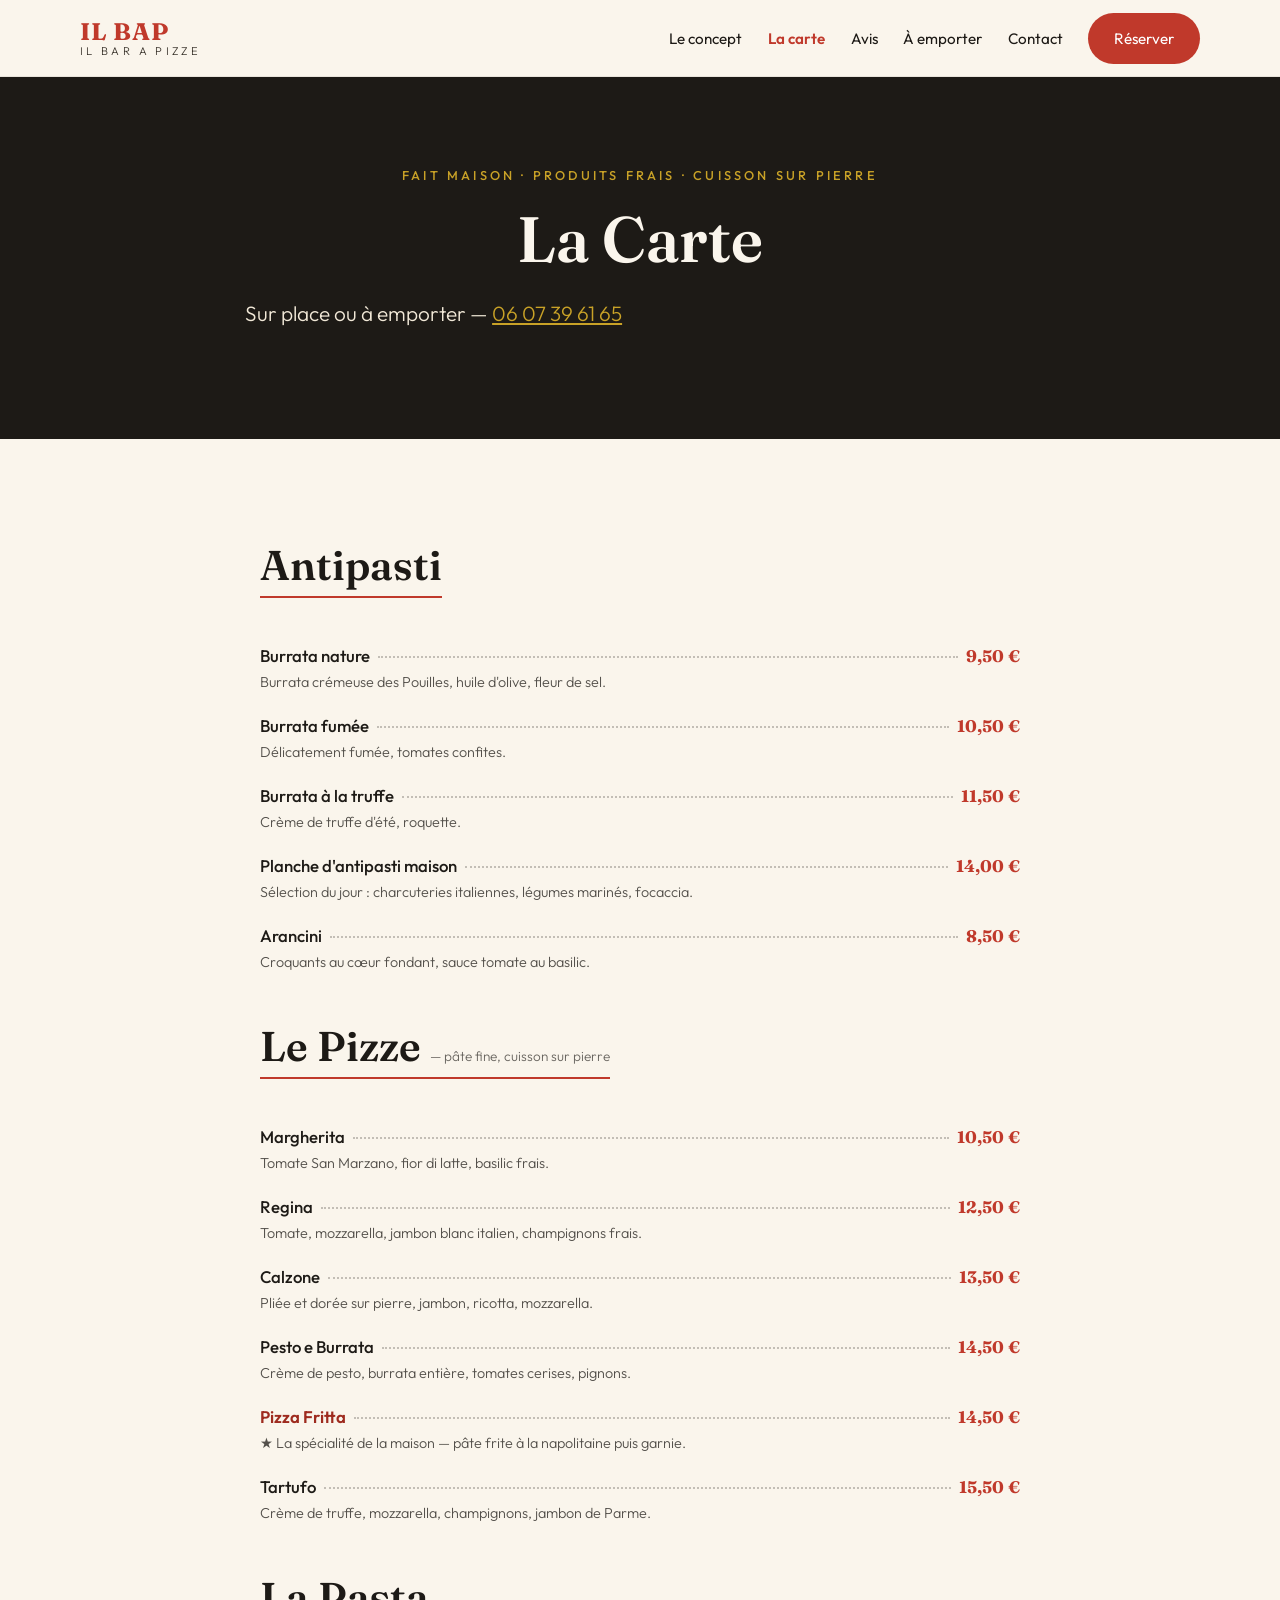
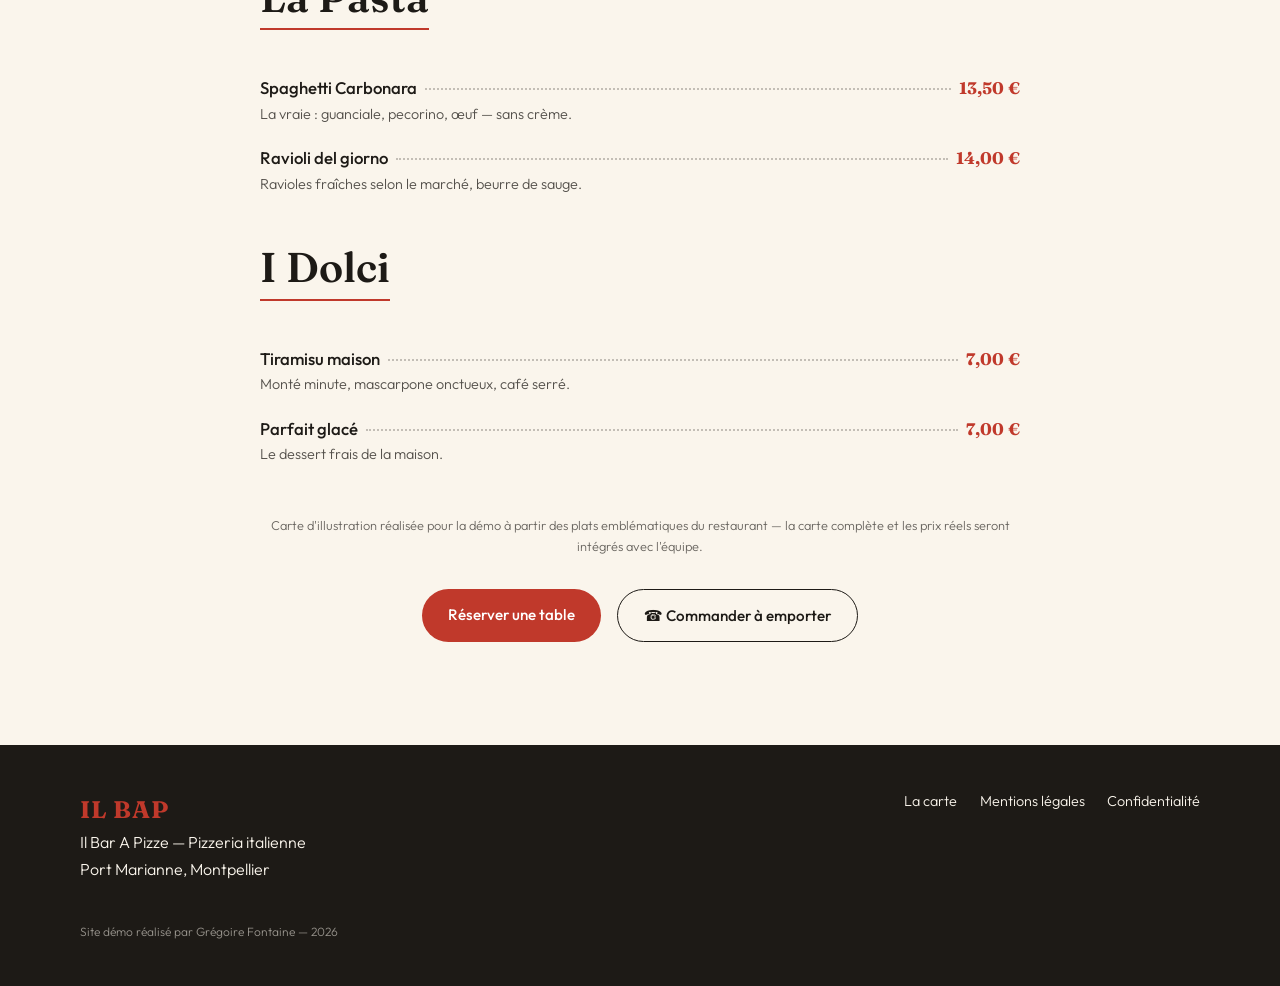
<file: carte.html>
<!doctype html>
<html lang="fr">
<head>
  <meta charset="utf-8">
  <meta name="viewport" content="width=device-width, initial-scale=1">
  <title>La Carte — Il Bar A Pizze | Pizzas, antipasti, pâtes & dolci à Montpellier</title>
  <meta name="description" content="La carte d'Il Bar A Pizze à Montpellier Port Marianne : pizzas cuites sur pierre, pizza fritta, burrata, antipasti, pâtes fraîches et tiramisu maison. Sur place ou à emporter.">
  <link rel="canonical" href="https://website-ilbapapizze.pages.dev/carte.html">
  <meta property="og:type" content="website">
  <meta property="og:locale" content="fr_FR">
  <meta property="og:site_name" content="Il Bar A Pizze">
  <meta property="og:title" content="La Carte — Il Bar A Pizze, Montpellier">
  <meta property="og:description" content="Pizzas sur pierre, pizza fritta, burrata, pâtes fraîches et dolci faits maison.">
  <meta property="og:url" content="https://website-ilbapapizze.pages.dev/carte.html">
  <link rel="icon" type="image/svg+xml" href="favicon.svg">
  <link rel="preconnect" href="https://fonts.googleapis.com">
  <link rel="preconnect" href="https://fonts.gstatic.com" crossorigin>
  <link href="https://fonts.googleapis.com/css2?family=Fraunces:opsz,wght@9..144,400;9..144,600;9..144,700&family=Outfit:wght@300;400;500;600&display=swap" rel="stylesheet">
  <link rel="stylesheet" href="css/style.css">
</head>
<body>

<header class="site-header">
  <div class="container header-inner">
    <a class="brand" href="index.html" aria-label="Il Bar A Pizze — accueil">
      <span class="brand-mark">IL BAP</span>
      <span class="brand-sub">Il Bar A Pizze</span>
    </a>
    <nav class="main-nav" id="main-nav" aria-label="Navigation principale">
      <a href="index.html#concept">Le concept</a>
      <a href="carte.html" aria-current="page">La carte</a>
      <a href="index.html#avis">Avis</a>
      <a href="index.html#emporter">À emporter</a>
      <a href="index.html#contact">Contact</a>
      <a class="btn btn-primary nav-cta" href="https://www.thefork.fr/restaurant/il-bar-a-pizze-r805951" target="_blank" rel="noopener">Réserver</a>
    </nav>
    <button class="nav-toggle" id="nav-toggle" aria-expanded="false" aria-controls="main-nav" aria-label="Ouvrir le menu">
      <span></span><span></span><span></span>
    </button>
  </div>
</header>

<main>
  <section class="page-hero">
    <div class="container">
      <p class="hero-kicker">Fait maison · Produits frais · Cuisson sur pierre</p>
      <h1>La Carte</h1>
      <p class="hero-lede">Sur place ou à emporter — <a href="tel:+33607396165">06 07 39 61 65</a></p>
    </div>
  </section>

  <section class="section">
    <div class="container menu-page">

      <div class="menu-section reveal">
        <h2>Antipasti</h2>
        <dl class="menu-list">
          <div class="menu-item"><dt>Burrata nature <span class="dots"></span><span class="menu-price">9,50 €</span></dt><dd>Burrata crémeuse des Pouilles, huile d'olive, fleur de sel.</dd></div>
          <div class="menu-item"><dt>Burrata fumée <span class="dots"></span><span class="menu-price">10,50 €</span></dt><dd>Délicatement fumée, tomates confites.</dd></div>
          <div class="menu-item"><dt>Burrata à la truffe <span class="dots"></span><span class="menu-price">11,50 €</span></dt><dd>Crème de truffe d'été, roquette.</dd></div>
          <div class="menu-item"><dt>Planche d'antipasti maison <span class="dots"></span><span class="menu-price">14,00 €</span></dt><dd>Sélection du jour : charcuteries italiennes, légumes marinés, focaccia.</dd></div>
          <div class="menu-item"><dt>Arancini <span class="dots"></span><span class="menu-price">8,50 €</span></dt><dd>Croquants au cœur fondant, sauce tomate au basilic.</dd></div>
        </dl>
      </div>

      <div class="menu-section reveal">
        <h2>Le Pizze <span class="menu-note">— pâte fine, cuisson sur pierre</span></h2>
        <dl class="menu-list">
          <div class="menu-item"><dt>Margherita <span class="dots"></span><span class="menu-price">10,50 €</span></dt><dd>Tomate San Marzano, fior di latte, basilic frais.</dd></div>
          <div class="menu-item"><dt>Regina <span class="dots"></span><span class="menu-price">12,50 €</span></dt><dd>Tomate, mozzarella, jambon blanc italien, champignons frais.</dd></div>
          <div class="menu-item"><dt>Calzone <span class="dots"></span><span class="menu-price">13,50 €</span></dt><dd>Pliée et dorée sur pierre, jambon, ricotta, mozzarella.</dd></div>
          <div class="menu-item"><dt>Pesto e Burrata <span class="dots"></span><span class="menu-price">14,50 €</span></dt><dd>Crème de pesto, burrata entière, tomates cerises, pignons.</dd></div>
          <div class="menu-item star"><dt>Pizza Fritta <span class="dots"></span><span class="menu-price">14,50 €</span></dt><dd>★ La spécialité de la maison — pâte frite à la napolitaine puis garnie.</dd></div>
          <div class="menu-item"><dt>Tartufo <span class="dots"></span><span class="menu-price">15,50 €</span></dt><dd>Crème de truffe, mozzarella, champignons, jambon de Parme.</dd></div>
        </dl>
      </div>

      <div class="menu-section reveal">
        <h2>La Pasta</h2>
        <dl class="menu-list">
          <div class="menu-item"><dt>Spaghetti Carbonara <span class="dots"></span><span class="menu-price">13,50 €</span></dt><dd>La vraie : guanciale, pecorino, œuf — sans crème.</dd></div>
          <div class="menu-item"><dt>Ravioli del giorno <span class="dots"></span><span class="menu-price">14,00 €</span></dt><dd>Ravioles fraîches selon le marché, beurre de sauge.</dd></div>
        </dl>
      </div>

      <div class="menu-section reveal">
        <h2>I Dolci</h2>
        <dl class="menu-list">
          <div class="menu-item"><dt>Tiramisu maison <span class="dots"></span><span class="menu-price">7,00 €</span></dt><dd>Monté minute, mascarpone onctueux, café serré.</dd></div>
          <div class="menu-item"><dt>Parfait glacé <span class="dots"></span><span class="menu-price">7,00 €</span></dt><dd>Le dessert frais de la maison.</dd></div>
        </dl>
      </div>

      <p class="fine-print center">Carte d'illustration réalisée pour la démo à partir des plats emblématiques du restaurant — la carte complète et les prix réels seront intégrés avec l'équipe.</p>

      <div class="center cta-row">
        <a class="btn btn-primary" href="https://www.thefork.fr/restaurant/il-bar-a-pizze-r805951" target="_blank" rel="noopener">Réserver une table</a>
        <a class="btn btn-ghost-dark" href="tel:+33607396165">☎ Commander à emporter</a>
      </div>
    </div>
  </section>
</main>

<footer class="site-footer">
  <div class="container footer-inner">
    <div>
      <span class="brand-mark">IL BAP</span>
      <p>Il Bar A Pizze — Pizzeria italienne<br>Port Marianne, Montpellier</p>
    </div>
    <nav aria-label="Liens de bas de page">
      <a href="carte.html">La carte</a>
      <a href="mentions-legales.html">Mentions légales</a>
      <a href="confidentialite.html">Confidentialité</a>
    </nav>
    <p class="footer-note">Site démo réalisé par Grégoire Fontaine — <span id="year"></span></p>
  </div>
</footer>

<script src="js/main.js"></script>
</body>
</html>
</file>
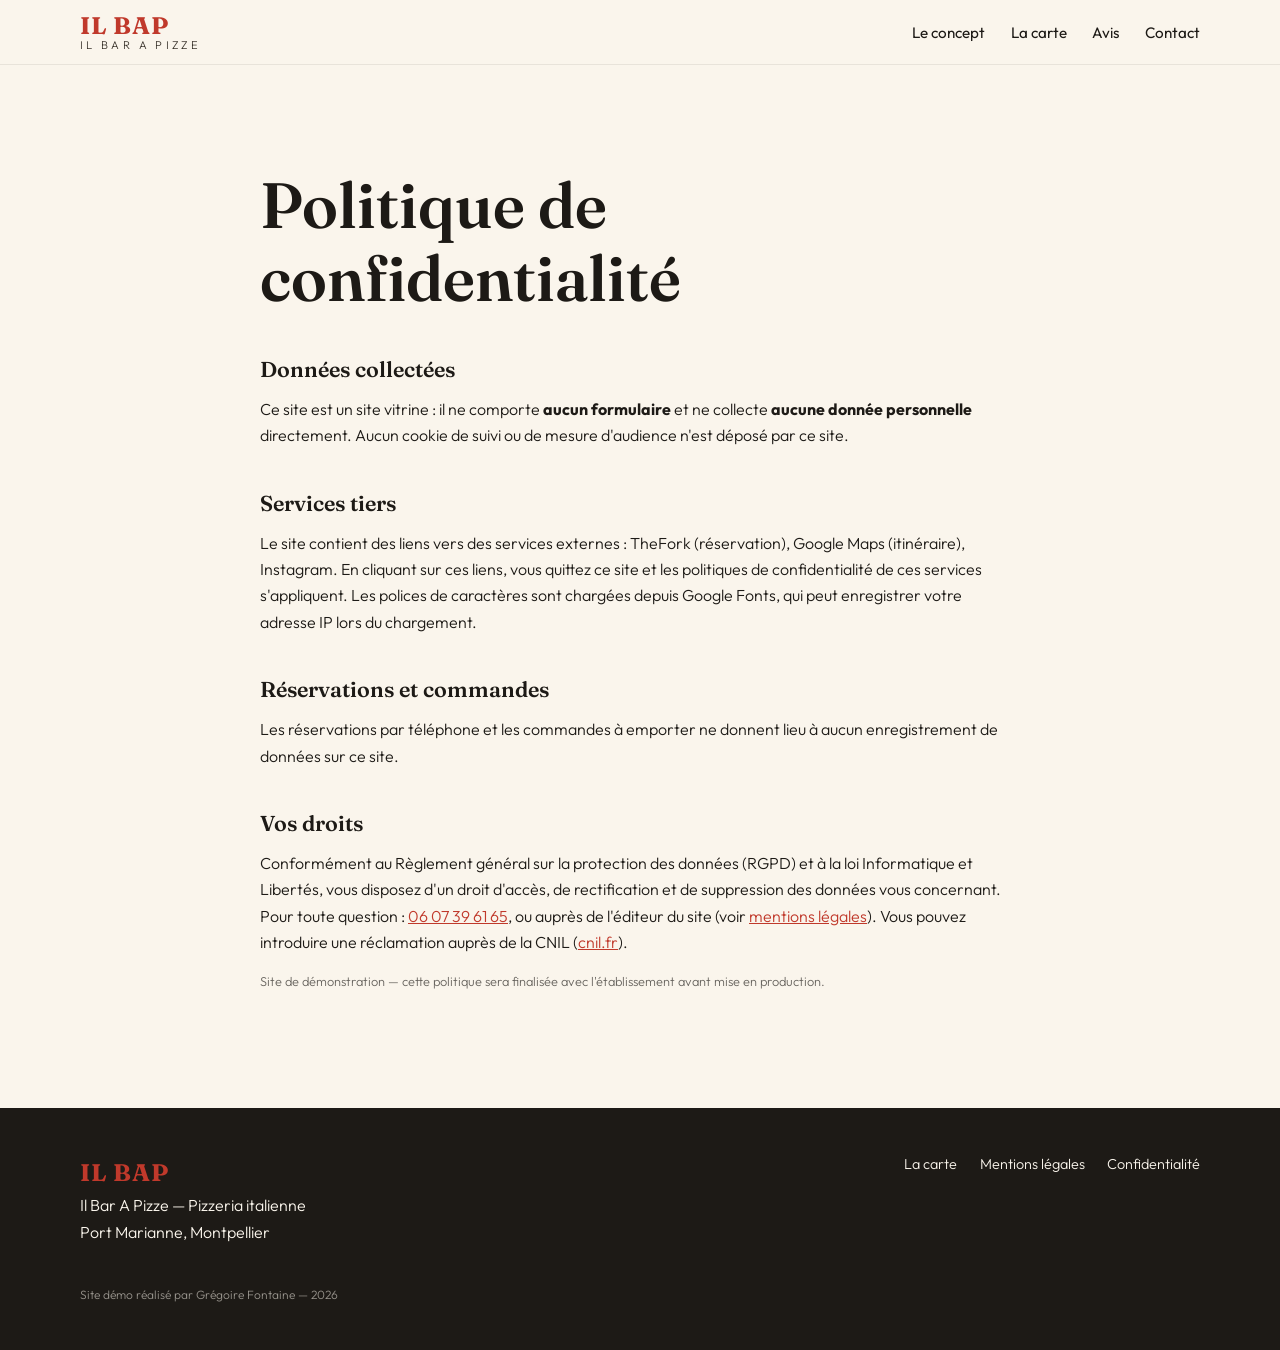
<file: confidentialite.html>
<!doctype html>
<html lang="fr">
<head>
  <meta charset="utf-8">
  <meta name="viewport" content="width=device-width, initial-scale=1">
  <title>Politique de confidentialité — Il Bar A Pizze</title>
  <meta name="description" content="Politique de confidentialité et protection des données du site Il Bar A Pizze, Montpellier.">
  <meta name="robots" content="noindex, follow">
  <link rel="canonical" href="https://website-ilbapapizze.pages.dev/confidentialite.html">
  <link rel="icon" type="image/svg+xml" href="favicon.svg">
  <link rel="preconnect" href="https://fonts.googleapis.com">
  <link rel="preconnect" href="https://fonts.gstatic.com" crossorigin>
  <link href="https://fonts.googleapis.com/css2?family=Fraunces:opsz,wght@9..144,400;9..144,600;9..144,700&family=Outfit:wght@300;400;500;600&display=swap" rel="stylesheet">
  <link rel="stylesheet" href="css/style.css">
</head>
<body>

<header class="site-header">
  <div class="container header-inner">
    <a class="brand" href="index.html" aria-label="Il Bar A Pizze — accueil">
      <span class="brand-mark">IL BAP</span>
      <span class="brand-sub">Il Bar A Pizze</span>
    </a>
    <nav class="main-nav" id="main-nav" aria-label="Navigation principale">
      <a href="index.html#concept">Le concept</a>
      <a href="carte.html">La carte</a>
      <a href="index.html#avis">Avis</a>
      <a href="index.html#contact">Contact</a>
    </nav>
    <button class="nav-toggle" id="nav-toggle" aria-expanded="false" aria-controls="main-nav" aria-label="Ouvrir le menu">
      <span></span><span></span><span></span>
    </button>
  </div>
</header>

<main>
  <section class="section">
    <div class="container legal">
      <h1>Politique de confidentialité</h1>

      <h2>Données collectées</h2>
      <p>Ce site est un site vitrine : il ne comporte <strong>aucun formulaire</strong> et ne
      collecte <strong>aucune donnée personnelle</strong> directement. Aucun cookie de suivi
      ou de mesure d'audience n'est déposé par ce site.</p>

      <h2>Services tiers</h2>
      <p>Le site contient des liens vers des services externes : TheFork (réservation),
      Google Maps (itinéraire), Instagram. En cliquant sur ces liens, vous quittez ce site
      et les politiques de confidentialité de ces services s'appliquent. Les polices de
      caractères sont chargées depuis Google Fonts, qui peut enregistrer votre adresse IP
      lors du chargement.</p>

      <h2>Réservations et commandes</h2>
      <p>Les réservations par téléphone et les commandes à emporter ne donnent lieu à aucun
      enregistrement de données sur ce site.</p>

      <h2>Vos droits</h2>
      <p>Conformément au Règlement général sur la protection des données (RGPD) et à la loi
      Informatique et Libertés, vous disposez d'un droit d'accès, de rectification et de
      suppression des données vous concernant. Pour toute question :
      <a href="tel:+33607396165">06 07 39 61 65</a>, ou auprès de l'éditeur du site
      (voir <a href="mentions-legales.html">mentions légales</a>). Vous pouvez introduire
      une réclamation auprès de la CNIL (<a href="https://www.cnil.fr" target="_blank" rel="noopener">cnil.fr</a>).</p>

      <p class="fine-print">Site de démonstration — cette politique sera finalisée avec
      l'établissement avant mise en production.</p>
    </div>
  </section>
</main>

<footer class="site-footer">
  <div class="container footer-inner">
    <div>
      <span class="brand-mark">IL BAP</span>
      <p>Il Bar A Pizze — Pizzeria italienne<br>Port Marianne, Montpellier</p>
    </div>
    <nav aria-label="Liens de bas de page">
      <a href="carte.html">La carte</a>
      <a href="mentions-legales.html">Mentions légales</a>
      <a href="confidentialite.html">Confidentialité</a>
    </nav>
    <p class="footer-note">Site démo réalisé par Grégoire Fontaine — <span id="year"></span></p>
  </div>
</footer>

<script src="js/main.js"></script>
</body>
</html>
</file>
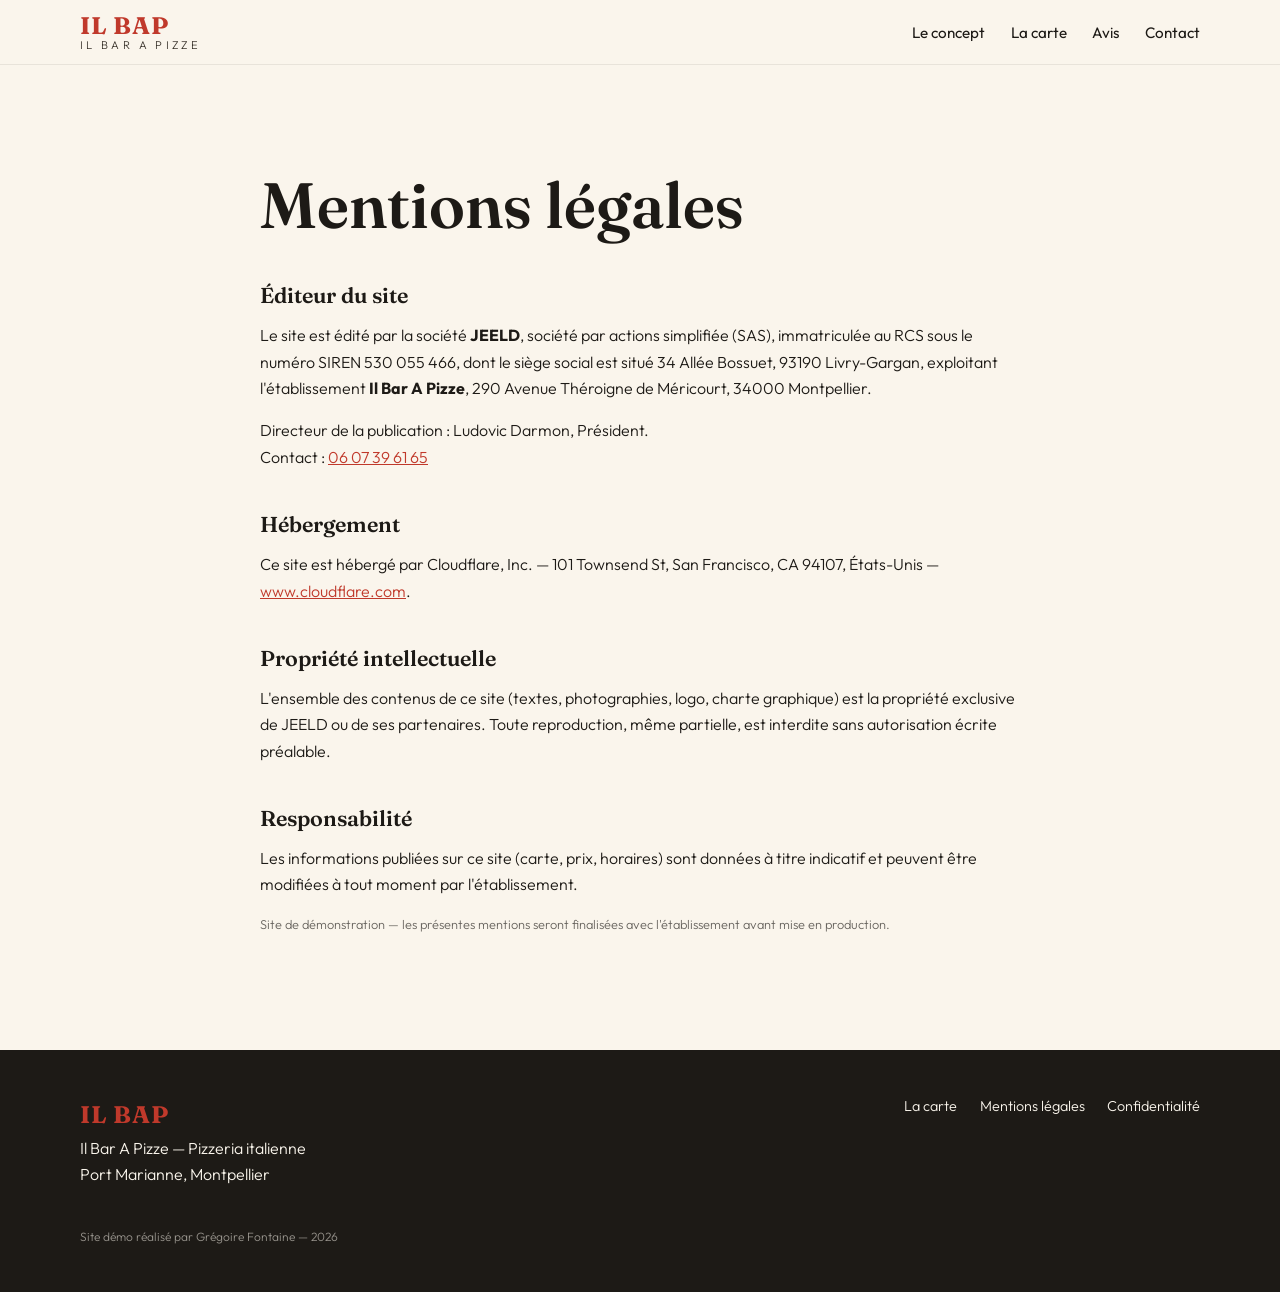
<file: mentions-legales.html>
<!doctype html>
<html lang="fr">
<head>
  <meta charset="utf-8">
  <meta name="viewport" content="width=device-width, initial-scale=1">
  <title>Mentions légales — Il Bar A Pizze</title>
  <meta name="description" content="Mentions légales du site Il Bar A Pizze, pizzeria italienne à Montpellier.">
  <meta name="robots" content="noindex, follow">
  <link rel="canonical" href="https://website-ilbapapizze.pages.dev/mentions-legales.html">
  <link rel="icon" type="image/svg+xml" href="favicon.svg">
  <link rel="preconnect" href="https://fonts.googleapis.com">
  <link rel="preconnect" href="https://fonts.gstatic.com" crossorigin>
  <link href="https://fonts.googleapis.com/css2?family=Fraunces:opsz,wght@9..144,400;9..144,600;9..144,700&family=Outfit:wght@300;400;500;600&display=swap" rel="stylesheet">
  <link rel="stylesheet" href="css/style.css">
</head>
<body>

<header class="site-header">
  <div class="container header-inner">
    <a class="brand" href="index.html" aria-label="Il Bar A Pizze — accueil">
      <span class="brand-mark">IL BAP</span>
      <span class="brand-sub">Il Bar A Pizze</span>
    </a>
    <nav class="main-nav" id="main-nav" aria-label="Navigation principale">
      <a href="index.html#concept">Le concept</a>
      <a href="carte.html">La carte</a>
      <a href="index.html#avis">Avis</a>
      <a href="index.html#contact">Contact</a>
    </nav>
    <button class="nav-toggle" id="nav-toggle" aria-expanded="false" aria-controls="main-nav" aria-label="Ouvrir le menu">
      <span></span><span></span><span></span>
    </button>
  </div>
</header>

<main>
  <section class="section">
    <div class="container legal">
      <h1>Mentions légales</h1>

      <h2>Éditeur du site</h2>
      <p>Le site est édité par la société <strong>JEELD</strong>, société par actions simplifiée (SAS),
      immatriculée au RCS sous le numéro SIREN 530 055 466, dont le siège social est situé
      34 Allée Bossuet, 93190 Livry-Gargan, exploitant l'établissement
      <strong>Il Bar A Pizze</strong>, 290 Avenue Théroigne de Méricourt, 34000 Montpellier.</p>
      <p>Directeur de la publication : Ludovic Darmon, Président.<br>
      Contact : <a href="tel:+33607396165">06 07 39 61 65</a></p>

      <h2>Hébergement</h2>
      <p>Ce site est hébergé par Cloudflare, Inc. — 101 Townsend St, San Francisco, CA 94107,
      États-Unis — <a href="https://www.cloudflare.com" target="_blank" rel="noopener">www.cloudflare.com</a>.</p>

      <h2>Propriété intellectuelle</h2>
      <p>L'ensemble des contenus de ce site (textes, photographies, logo, charte graphique)
      est la propriété exclusive de JEELD ou de ses partenaires. Toute reproduction, même
      partielle, est interdite sans autorisation écrite préalable.</p>

      <h2>Responsabilité</h2>
      <p>Les informations publiées sur ce site (carte, prix, horaires) sont données à titre
      indicatif et peuvent être modifiées à tout moment par l'établissement.</p>

      <p class="fine-print">Site de démonstration — les présentes mentions seront finalisées
      avec l'établissement avant mise en production.</p>
    </div>
  </section>
</main>

<footer class="site-footer">
  <div class="container footer-inner">
    <div>
      <span class="brand-mark">IL BAP</span>
      <p>Il Bar A Pizze — Pizzeria italienne<br>Port Marianne, Montpellier</p>
    </div>
    <nav aria-label="Liens de bas de page">
      <a href="carte.html">La carte</a>
      <a href="mentions-legales.html">Mentions légales</a>
      <a href="confidentialite.html">Confidentialité</a>
    </nav>
    <p class="footer-note">Site démo réalisé par Grégoire Fontaine — <span id="year"></span></p>
  </div>
</footer>

<script src="js/main.js"></script>
</body>
</html>
</file>
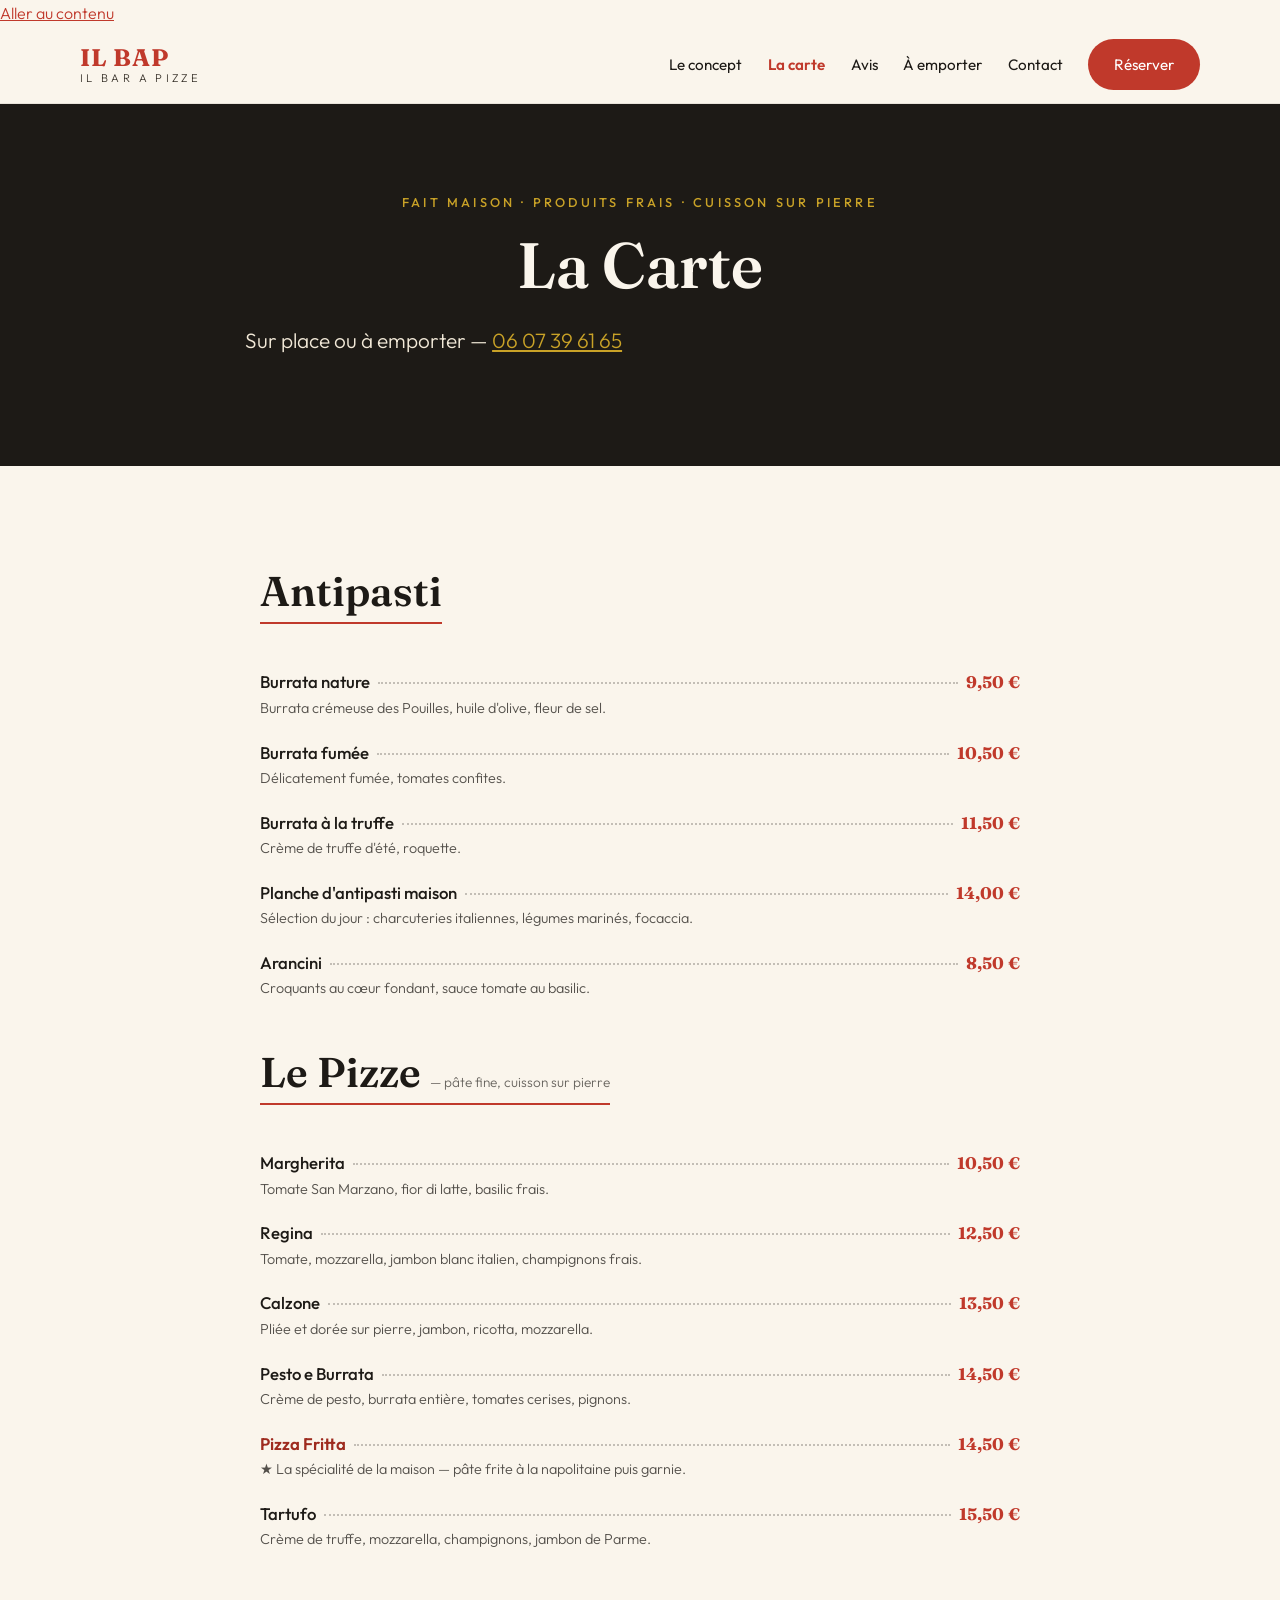
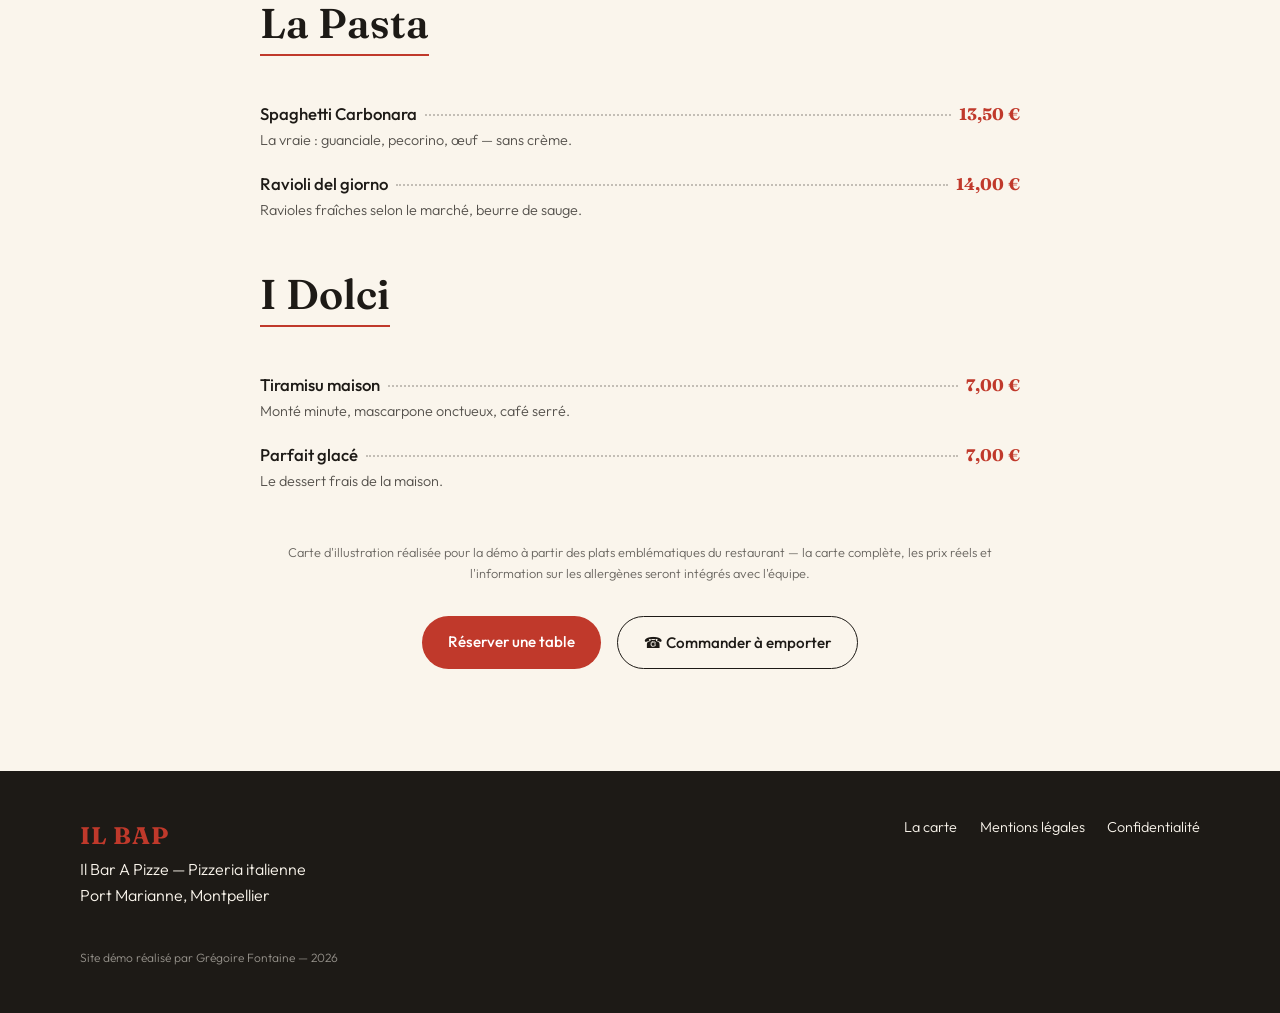
<file: public/carte.html>
<!doctype html>
<html lang="fr">
<head>
  <meta charset="utf-8">
  <meta name="viewport" content="width=device-width, initial-scale=1">
  <title>La Carte — Il Bar A Pizze | Pizzas, antipasti, pâtes & dolci à Montpellier</title>
  <meta name="description" content="La carte d'Il Bar A Pizze à Montpellier Port Marianne : pizzas cuites sur pierre, pizza fritta, burrata, antipasti, pâtes fraîches et tiramisu maison. Sur place ou à emporter.">
  <link rel="canonical" href="https://website-ilbapapizze.pages.dev/carte.html">
  <meta property="og:type" content="website">
  <meta property="og:locale" content="fr_FR">
  <meta property="og:site_name" content="Il Bar A Pizze">
  <meta property="og:title" content="La Carte — Il Bar A Pizze, Montpellier">
  <meta property="og:description" content="Pizzas sur pierre, pizza fritta, burrata, pâtes fraîches et dolci faits maison.">
  <meta property="og:url" content="https://website-ilbapapizze.pages.dev/carte.html">
  <meta name="twitter:card" content="summary">
  <meta name="twitter:title" content="La Carte — Il Bar A Pizze, Montpellier">
  <meta name="twitter:description" content="Pizzas sur pierre, pizza fritta, burrata, pâtes fraîches et dolci faits maison.">
  <link rel="icon" type="image/svg+xml" href="/favicon.svg">
  <link rel="preconnect" href="https://fonts.googleapis.com">
  <link rel="preconnect" href="https://fonts.gstatic.com" crossorigin>
  <link href="https://fonts.googleapis.com/css2?family=Fraunces:opsz,wght@9..144,400;9..144,600;9..144,700&family=Outfit:wght@300;400;500;600&display=swap" rel="stylesheet">
  <link rel="stylesheet" href="/css/style.css">
  <script type="application/ld+json">
  {
    "@context": "https://schema.org",
    "@type": "Menu",
    "name": "Carte — Il Bar A Pizze",
    "inLanguage": "fr",
    "hasMenuSection": [
      {
        "@type": "MenuSection",
        "name": "Antipasti",
        "hasMenuItem": [
          { "@type": "MenuItem", "name": "Burrata nature", "description": "Burrata crémeuse des Pouilles, huile d'olive, fleur de sel.", "offers": { "@type": "Offer", "price": "9.50", "priceCurrency": "EUR" } },
          { "@type": "MenuItem", "name": "Burrata fumée", "description": "Délicatement fumée, tomates confites.", "offers": { "@type": "Offer", "price": "10.50", "priceCurrency": "EUR" } },
          { "@type": "MenuItem", "name": "Burrata à la truffe", "description": "Crème de truffe d'été, roquette.", "offers": { "@type": "Offer", "price": "11.50", "priceCurrency": "EUR" } },
          { "@type": "MenuItem", "name": "Planche d'antipasti maison", "description": "Charcuteries italiennes, légumes marinés, focaccia.", "offers": { "@type": "Offer", "price": "14.00", "priceCurrency": "EUR" } },
          { "@type": "MenuItem", "name": "Arancini", "description": "Croquants au cœur fondant, sauce tomate au basilic.", "offers": { "@type": "Offer", "price": "8.50", "priceCurrency": "EUR" } }
        ]
      },
      {
        "@type": "MenuSection",
        "name": "Le Pizze",
        "hasMenuItem": [
          { "@type": "MenuItem", "name": "Margherita", "description": "Tomate San Marzano, fior di latte, basilic frais.", "offers": { "@type": "Offer", "price": "10.50", "priceCurrency": "EUR" } },
          { "@type": "MenuItem", "name": "Regina", "description": "Tomate, mozzarella, jambon blanc italien, champignons frais.", "offers": { "@type": "Offer", "price": "12.50", "priceCurrency": "EUR" } },
          { "@type": "MenuItem", "name": "Calzone", "description": "Pliée et dorée sur pierre, jambon, ricotta, mozzarella.", "offers": { "@type": "Offer", "price": "13.50", "priceCurrency": "EUR" } },
          { "@type": "MenuItem", "name": "Pesto e Burrata", "description": "Crème de pesto, burrata entière, tomates cerises, pignons.", "offers": { "@type": "Offer", "price": "14.50", "priceCurrency": "EUR" } },
          { "@type": "MenuItem", "name": "Pizza Fritta", "description": "La spécialité de la maison — pâte frite à la napolitaine puis garnie.", "offers": { "@type": "Offer", "price": "14.50", "priceCurrency": "EUR" } },
          { "@type": "MenuItem", "name": "Tartufo", "description": "Crème de truffe, mozzarella, champignons, jambon de Parme.", "offers": { "@type": "Offer", "price": "15.50", "priceCurrency": "EUR" } }
        ]
      },
      {
        "@type": "MenuSection",
        "name": "La Pasta",
        "hasMenuItem": [
          { "@type": "MenuItem", "name": "Spaghetti Carbonara", "description": "Guanciale, pecorino, œuf — sans crème.", "offers": { "@type": "Offer", "price": "13.50", "priceCurrency": "EUR" } },
          { "@type": "MenuItem", "name": "Ravioli del giorno", "description": "Ravioles fraîches selon le marché, beurre de sauge.", "offers": { "@type": "Offer", "price": "14.00", "priceCurrency": "EUR" } }
        ]
      },
      {
        "@type": "MenuSection",
        "name": "I Dolci",
        "hasMenuItem": [
          { "@type": "MenuItem", "name": "Tiramisu maison", "description": "Monté minute, mascarpone onctueux, café serré.", "offers": { "@type": "Offer", "price": "7.00", "priceCurrency": "EUR" } },
          { "@type": "MenuItem", "name": "Parfait glacé", "description": "Le dessert frais de la maison.", "offers": { "@type": "Offer", "price": "7.00", "priceCurrency": "EUR" } }
        ]
      }
    ]
  }
  </script>
</head>
<body>

<a class="skip-link" href="#contenu">Aller au contenu</a>

<header class="site-header">
  <div class="container header-inner">
    <a class="brand" href="/" aria-label="Il Bar A Pizze — accueil">
      <span class="brand-mark">IL BAP</span>
      <span class="brand-sub">Il Bar A Pizze</span>
    </a>
    <nav class="main-nav" id="main-nav" aria-label="Navigation principale">
      <a href="/#concept">Le concept</a>
      <a href="/carte.html" aria-current="page">La carte</a>
      <a href="/#avis">Avis</a>
      <a href="/#emporter">À emporter</a>
      <a href="/#contact">Contact</a>
      <a class="btn btn-primary nav-cta" href="https://www.thefork.fr/restaurant/il-bar-a-pizze-r805951" target="_blank" rel="noopener">Réserver</a>
    </nav>
    <button class="nav-toggle" id="nav-toggle" aria-expanded="false" aria-controls="main-nav" aria-label="Ouvrir le menu">
      <span></span><span></span><span></span>
    </button>
  </div>
</header>

<main id="contenu">
  <section class="page-hero">
    <div class="container">
      <p class="hero-kicker">Fait maison · Produits frais · Cuisson sur pierre</p>
      <h1>La Carte</h1>
      <p class="hero-lede">Sur place ou à emporter — <a href="tel:+33607396165">06 07 39 61 65</a></p>
    </div>
  </section>

  <section class="section">
    <div class="container menu-page">

      <div class="menu-section reveal">
        <h2>Antipasti</h2>
        <dl class="menu-list">
          <div class="menu-item"><dt>Burrata nature <span class="dots"></span><span class="menu-price">9,50 €</span></dt><dd>Burrata crémeuse des Pouilles, huile d'olive, fleur de sel.</dd></div>
          <div class="menu-item"><dt>Burrata fumée <span class="dots"></span><span class="menu-price">10,50 €</span></dt><dd>Délicatement fumée, tomates confites.</dd></div>
          <div class="menu-item"><dt>Burrata à la truffe <span class="dots"></span><span class="menu-price">11,50 €</span></dt><dd>Crème de truffe d'été, roquette.</dd></div>
          <div class="menu-item"><dt>Planche d'antipasti maison <span class="dots"></span><span class="menu-price">14,00 €</span></dt><dd>Sélection du jour : charcuteries italiennes, légumes marinés, focaccia.</dd></div>
          <div class="menu-item"><dt>Arancini <span class="dots"></span><span class="menu-price">8,50 €</span></dt><dd>Croquants au cœur fondant, sauce tomate au basilic.</dd></div>
        </dl>
      </div>

      <div class="menu-section reveal">
        <h2>Le Pizze <span class="menu-note">— pâte fine, cuisson sur pierre</span></h2>
        <dl class="menu-list">
          <div class="menu-item"><dt>Margherita <span class="dots"></span><span class="menu-price">10,50 €</span></dt><dd>Tomate San Marzano, fior di latte, basilic frais.</dd></div>
          <div class="menu-item"><dt>Regina <span class="dots"></span><span class="menu-price">12,50 €</span></dt><dd>Tomate, mozzarella, jambon blanc italien, champignons frais.</dd></div>
          <div class="menu-item"><dt>Calzone <span class="dots"></span><span class="menu-price">13,50 €</span></dt><dd>Pliée et dorée sur pierre, jambon, ricotta, mozzarella.</dd></div>
          <div class="menu-item"><dt>Pesto e Burrata <span class="dots"></span><span class="menu-price">14,50 €</span></dt><dd>Crème de pesto, burrata entière, tomates cerises, pignons.</dd></div>
          <div class="menu-item star"><dt>Pizza Fritta <span class="dots"></span><span class="menu-price">14,50 €</span></dt><dd><span aria-hidden="true">★ </span>La spécialité de la maison — pâte frite à la napolitaine puis garnie.</dd></div>
          <div class="menu-item"><dt>Tartufo <span class="dots"></span><span class="menu-price">15,50 €</span></dt><dd>Crème de truffe, mozzarella, champignons, jambon de Parme.</dd></div>
        </dl>
      </div>

      <div class="menu-section reveal">
        <h2>La Pasta</h2>
        <dl class="menu-list">
          <div class="menu-item"><dt>Spaghetti Carbonara <span class="dots"></span><span class="menu-price">13,50 €</span></dt><dd>La vraie : guanciale, pecorino, œuf — sans crème.</dd></div>
          <div class="menu-item"><dt>Ravioli del giorno <span class="dots"></span><span class="menu-price">14,00 €</span></dt><dd>Ravioles fraîches selon le marché, beurre de sauge.</dd></div>
        </dl>
      </div>

      <div class="menu-section reveal">
        <h2>I Dolci</h2>
        <dl class="menu-list">
          <div class="menu-item"><dt>Tiramisu maison <span class="dots"></span><span class="menu-price">7,00 €</span></dt><dd>Monté minute, mascarpone onctueux, café serré.</dd></div>
          <div class="menu-item"><dt>Parfait glacé <span class="dots"></span><span class="menu-price">7,00 €</span></dt><dd>Le dessert frais de la maison.</dd></div>
        </dl>
      </div>

      <p class="fine-print center">Carte d'illustration réalisée pour la démo à partir des plats emblématiques du restaurant — la carte complète, les prix réels et l'information sur les allergènes seront intégrés avec l'équipe.</p>

      <div class="center cta-row">
        <a class="btn btn-primary" href="https://www.thefork.fr/restaurant/il-bar-a-pizze-r805951" target="_blank" rel="noopener">Réserver une table</a>
        <a class="btn btn-ghost-dark" href="tel:+33607396165">☎ Commander à emporter</a>
      </div>
    </div>
  </section>
</main>

<footer class="site-footer">
  <div class="container footer-inner">
    <div>
      <span class="brand-mark">IL BAP</span>
      <p>Il Bar A Pizze — Pizzeria italienne<br>Port Marianne, Montpellier</p>
    </div>
    <nav aria-label="Liens de bas de page">
      <a href="/carte.html">La carte</a>
      <a href="/mentions-legales.html">Mentions légales</a>
      <a href="/confidentialite.html">Confidentialité</a>
    </nav>
    <p class="footer-note">Site démo réalisé par Grégoire Fontaine — <span id="year"></span></p>
  </div>
</footer>

<script src="/js/main.js"></script>
</body>
</html>
</file>
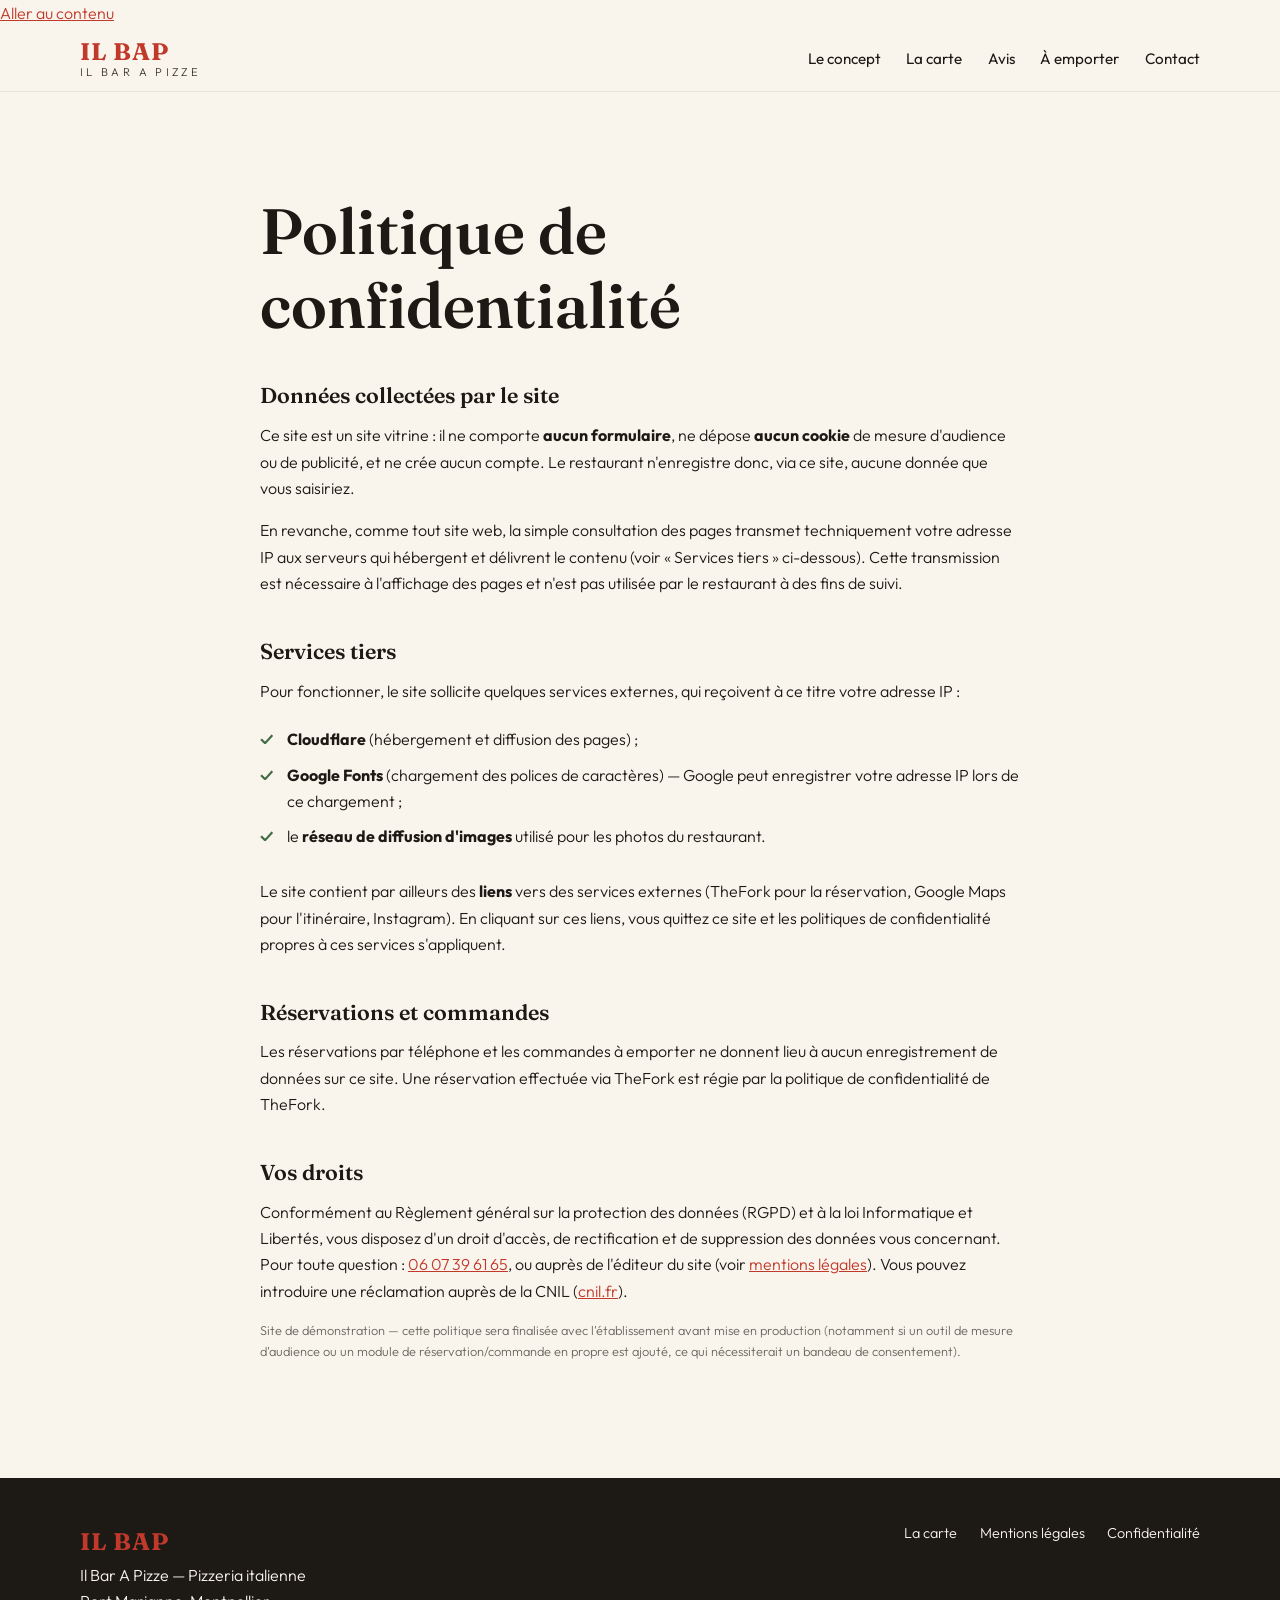
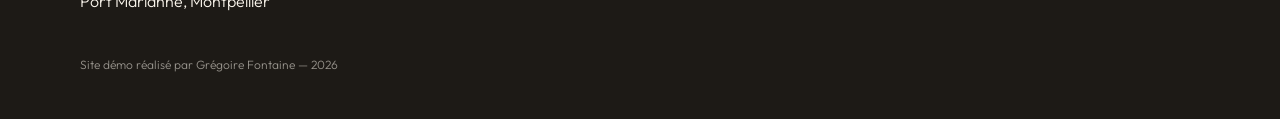
<file: public/confidentialite.html>
<!doctype html>
<html lang="fr">
<head>
  <meta charset="utf-8">
  <meta name="viewport" content="width=device-width, initial-scale=1">
  <title>Politique de confidentialité — Il Bar A Pizze</title>
  <meta name="description" content="Politique de confidentialité et protection des données du site Il Bar A Pizze, Montpellier.">
  <meta name="robots" content="noindex, follow">
  <link rel="canonical" href="https://website-ilbapapizze.pages.dev/confidentialite.html">
  <link rel="icon" type="image/svg+xml" href="/favicon.svg">
  <link rel="preconnect" href="https://fonts.googleapis.com">
  <link rel="preconnect" href="https://fonts.gstatic.com" crossorigin>
  <link href="https://fonts.googleapis.com/css2?family=Fraunces:opsz,wght@9..144,400;9..144,600;9..144,700&family=Outfit:wght@300;400;500;600&display=swap" rel="stylesheet">
  <link rel="stylesheet" href="/css/style.css">
</head>
<body>

<a class="skip-link" href="#contenu">Aller au contenu</a>

<header class="site-header">
  <div class="container header-inner">
    <a class="brand" href="/" aria-label="Il Bar A Pizze — accueil">
      <span class="brand-mark">IL BAP</span>
      <span class="brand-sub">Il Bar A Pizze</span>
    </a>
    <nav class="main-nav" id="main-nav" aria-label="Navigation principale">
      <a href="/#concept">Le concept</a>
      <a href="/carte.html">La carte</a>
      <a href="/#avis">Avis</a>
      <a href="/#emporter">À emporter</a>
      <a href="/#contact">Contact</a>
    </nav>
    <button class="nav-toggle" id="nav-toggle" aria-expanded="false" aria-controls="main-nav" aria-label="Ouvrir le menu">
      <span></span><span></span><span></span>
    </button>
  </div>
</header>

<main id="contenu">
  <section class="section">
    <div class="container legal">
      <h1>Politique de confidentialité</h1>

      <h2>Données collectées par le site</h2>
      <p>Ce site est un site vitrine : il ne comporte <strong>aucun formulaire</strong>, ne
      dépose <strong>aucun cookie</strong> de mesure d'audience ou de publicité, et ne crée
      aucun compte. Le restaurant n'enregistre donc, via ce site, aucune donnée que vous
      saisiriez.</p>
      <p>En revanche, comme tout site web, la simple consultation des pages transmet
      techniquement votre adresse IP aux serveurs qui hébergent et délivrent le contenu
      (voir « Services tiers » ci-dessous). Cette transmission est nécessaire à l'affichage
      des pages et n'est pas utilisée par le restaurant à des fins de suivi.</p>

      <h2>Services tiers</h2>
      <p>Pour fonctionner, le site sollicite quelques services externes, qui reçoivent à ce
      titre votre adresse IP :</p>
      <ul class="checklist">
        <li><strong>Cloudflare</strong> (hébergement et diffusion des pages) ;</li>
        <li><strong>Google Fonts</strong> (chargement des polices de caractères) — Google
        peut enregistrer votre adresse IP lors de ce chargement ;</li>
        <li>le <strong>réseau de diffusion d'images</strong> utilisé pour les photos du
        restaurant.</li>
      </ul>
      <p>Le site contient par ailleurs des <strong>liens</strong> vers des services externes
      (TheFork pour la réservation, Google Maps pour l'itinéraire, Instagram). En cliquant sur
      ces liens, vous quittez ce site et les politiques de confidentialité propres à ces
      services s'appliquent.</p>

      <h2>Réservations et commandes</h2>
      <p>Les réservations par téléphone et les commandes à emporter ne donnent lieu à aucun
      enregistrement de données sur ce site. Une réservation effectuée via TheFork est régie
      par la politique de confidentialité de TheFork.</p>

      <h2>Vos droits</h2>
      <p>Conformément au Règlement général sur la protection des données (RGPD) et à la loi
      Informatique et Libertés, vous disposez d'un droit d'accès, de rectification et de
      suppression des données vous concernant. Pour toute question :
      <a href="tel:+33607396165">06 07 39 61 65</a>, ou auprès de l'éditeur du site
      (voir <a href="/mentions-legales.html">mentions légales</a>). Vous pouvez introduire
      une réclamation auprès de la CNIL (<a href="https://www.cnil.fr" target="_blank" rel="noopener">cnil.fr</a>).</p>

      <p class="fine-print">Site de démonstration — cette politique sera finalisée avec
      l'établissement avant mise en production (notamment si un outil de mesure d'audience ou
      un module de réservation/commande en propre est ajouté, ce qui nécessiterait un bandeau
      de consentement).</p>
    </div>
  </section>
</main>

<footer class="site-footer">
  <div class="container footer-inner">
    <div>
      <span class="brand-mark">IL BAP</span>
      <p>Il Bar A Pizze — Pizzeria italienne<br>Port Marianne, Montpellier</p>
    </div>
    <nav aria-label="Liens de bas de page">
      <a href="/carte.html">La carte</a>
      <a href="/mentions-legales.html">Mentions légales</a>
      <a href="/confidentialite.html">Confidentialité</a>
    </nav>
    <p class="footer-note">Site démo réalisé par Grégoire Fontaine — <span id="year"></span></p>
  </div>
</footer>

<script src="/js/main.js"></script>
</body>
</html>
</file>
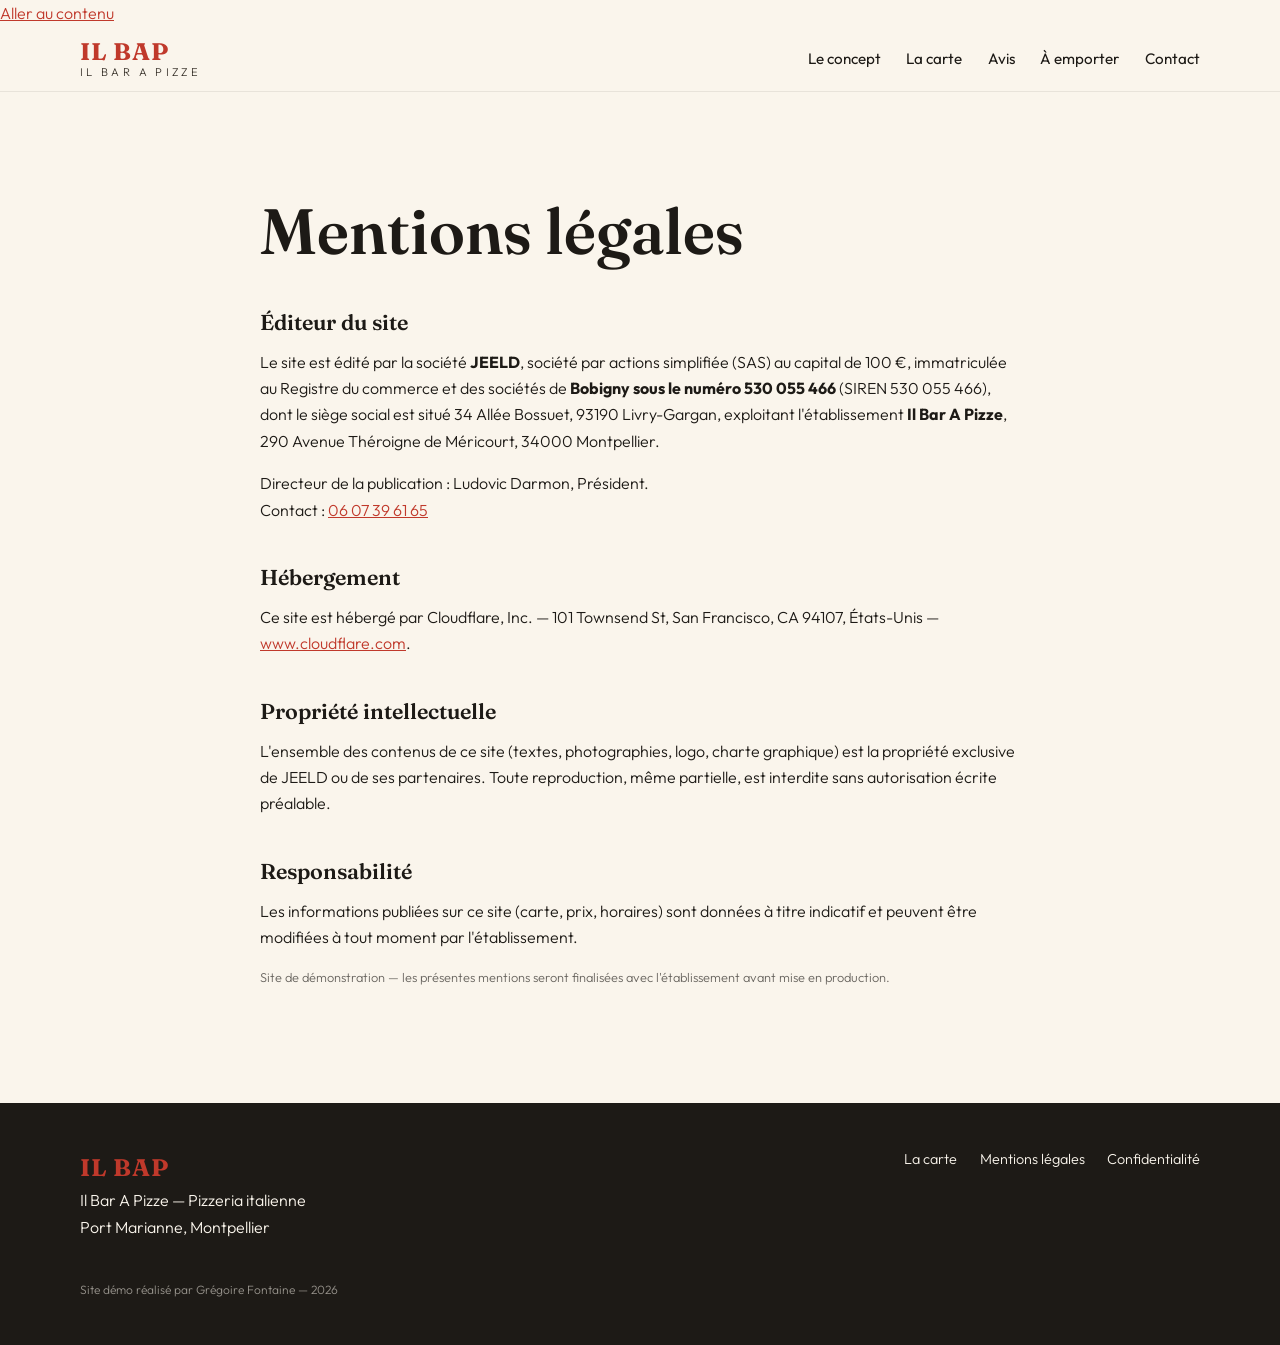
<file: public/mentions-legales.html>
<!doctype html>
<html lang="fr">
<head>
  <meta charset="utf-8">
  <meta name="viewport" content="width=device-width, initial-scale=1">
  <title>Mentions légales — Il Bar A Pizze</title>
  <meta name="description" content="Mentions légales du site Il Bar A Pizze, pizzeria italienne à Montpellier.">
  <meta name="robots" content="noindex, follow">
  <link rel="canonical" href="https://website-ilbapapizze.pages.dev/mentions-legales.html">
  <link rel="icon" type="image/svg+xml" href="/favicon.svg">
  <link rel="preconnect" href="https://fonts.googleapis.com">
  <link rel="preconnect" href="https://fonts.gstatic.com" crossorigin>
  <link href="https://fonts.googleapis.com/css2?family=Fraunces:opsz,wght@9..144,400;9..144,600;9..144,700&family=Outfit:wght@300;400;500;600&display=swap" rel="stylesheet">
  <link rel="stylesheet" href="/css/style.css">
</head>
<body>

<a class="skip-link" href="#contenu">Aller au contenu</a>

<header class="site-header">
  <div class="container header-inner">
    <a class="brand" href="/" aria-label="Il Bar A Pizze — accueil">
      <span class="brand-mark">IL BAP</span>
      <span class="brand-sub">Il Bar A Pizze</span>
    </a>
    <nav class="main-nav" id="main-nav" aria-label="Navigation principale">
      <a href="/#concept">Le concept</a>
      <a href="/carte.html">La carte</a>
      <a href="/#avis">Avis</a>
      <a href="/#emporter">À emporter</a>
      <a href="/#contact">Contact</a>
    </nav>
    <button class="nav-toggle" id="nav-toggle" aria-expanded="false" aria-controls="main-nav" aria-label="Ouvrir le menu">
      <span></span><span></span><span></span>
    </button>
  </div>
</header>

<main id="contenu">
  <section class="section">
    <div class="container legal">
      <h1>Mentions légales</h1>

      <h2>Éditeur du site</h2>
      <p>Le site est édité par la société <strong>JEELD</strong>, société par actions simplifiée
      (SAS) au capital de 100 €, immatriculée au Registre du commerce et des sociétés de
      <strong>Bobigny sous le numéro 530 055 466</strong> (SIREN 530 055 466), dont le siège
      social est situé 34 Allée Bossuet, 93190 Livry-Gargan, exploitant l'établissement
      <strong>Il Bar A Pizze</strong>, 290 Avenue Théroigne de Méricourt, 34000 Montpellier.</p>
      <p>Directeur de la publication : Ludovic Darmon, Président.<br>
      Contact : <a href="tel:+33607396165">06 07 39 61 65</a></p>

      <h2>Hébergement</h2>
      <p>Ce site est hébergé par Cloudflare, Inc. — 101 Townsend St, San Francisco, CA 94107,
      États-Unis — <a href="https://www.cloudflare.com" target="_blank" rel="noopener">www.cloudflare.com</a>.</p>

      <h2>Propriété intellectuelle</h2>
      <p>L'ensemble des contenus de ce site (textes, photographies, logo, charte graphique)
      est la propriété exclusive de JEELD ou de ses partenaires. Toute reproduction, même
      partielle, est interdite sans autorisation écrite préalable.</p>

      <h2>Responsabilité</h2>
      <p>Les informations publiées sur ce site (carte, prix, horaires) sont données à titre
      indicatif et peuvent être modifiées à tout moment par l'établissement.</p>

      <p class="fine-print">Site de démonstration — les présentes mentions seront finalisées
      avec l'établissement avant mise en production.</p>
    </div>
  </section>
</main>

<footer class="site-footer">
  <div class="container footer-inner">
    <div>
      <span class="brand-mark">IL BAP</span>
      <p>Il Bar A Pizze — Pizzeria italienne<br>Port Marianne, Montpellier</p>
    </div>
    <nav aria-label="Liens de bas de page">
      <a href="/carte.html">La carte</a>
      <a href="/mentions-legales.html">Mentions légales</a>
      <a href="/confidentialite.html">Confidentialité</a>
    </nav>
    <p class="footer-note">Site démo réalisé par Grégoire Fontaine — <span id="year"></span></p>
  </div>
</footer>

<script src="/js/main.js"></script>
</body>
</html>
</file>
<file: css/style.css>
/* ============================================
   Il Bar A Pizze — démo
   Palette : crème / charbon / tomate / basilic
   ============================================ */

:root {
  --cream: #faf5ec;
  --cream-deep: #f2e9d8;
  --char: #1d1a16;
  --char-soft: #3a342c;
  --tomato: #c0392b;
  --tomato-dark: #9e2b1f;
  --basil: #3f6b45;
  --gold: #c9a227;
  --white: #ffffff;
  --radius: 14px;
  --shadow: 0 10px 30px rgba(29, 26, 22, .12);
  --font-display: "Fraunces", Georgia, serif;
  --font-body: "Outfit", system-ui, sans-serif;
}

* { margin: 0; padding: 0; box-sizing: border-box; }

html { scroll-behavior: smooth; }

body {
  font-family: var(--font-body);
  font-weight: 300;
  color: var(--char);
  background: var(--cream);
  line-height: 1.65;
  -webkit-font-smoothing: antialiased;
}

img { max-width: 100%; display: block; }

.container { width: min(1120px, 92%); margin-inline: auto; }

h1, h2, h3 { font-family: var(--font-display); font-weight: 600; line-height: 1.15; }
h1 { font-size: clamp(2.2rem, 5.5vw, 4rem); }
h2 { font-size: clamp(1.7rem, 3.5vw, 2.6rem); margin-bottom: .6em; }
h3 { font-size: 1.25rem; margin-bottom: .4em; }

p { margin-bottom: 1em; }
a { color: var(--tomato); }

.center { text-align: center; }

.kicker {
  text-transform: uppercase;
  letter-spacing: .22em;
  font-size: .78rem;
  font-weight: 600;
  color: var(--tomato);
  margin-bottom: .8em;
}

.fine-print { font-size: .8rem; opacity: .65; }

/* ===== Boutons ===== */
.btn {
  display: inline-block;
  padding: .85em 1.7em;
  border-radius: 999px;
  font-weight: 500;
  font-size: .95rem;
  text-decoration: none;
  transition: transform .18s ease, box-shadow .18s ease, background .18s ease;
}
.btn:hover { transform: translateY(-2px); box-shadow: var(--shadow); }
.btn-primary { background: var(--tomato); color: var(--white); }
.btn-primary:hover { background: var(--tomato-dark); }
.btn-secondary { background: var(--char); color: var(--cream); }
.btn-ghost { background: rgba(255,255,255,.12); color: var(--white); border: 1px solid rgba(255,255,255,.55); backdrop-filter: blur(4px); }
.btn-ghost-dark { background: transparent; color: var(--char); border: 1.5px solid var(--char); }
.btn-lg { font-size: 1.1rem; padding: 1em 2em; }

/* ===== Header ===== */
.site-header {
  position: sticky; top: 0; z-index: 50;
  background: rgba(250, 245, 236, .92);
  backdrop-filter: blur(10px);
  border-bottom: 1px solid rgba(29,26,22,.08);
}
.header-inner { display: flex; align-items: center; justify-content: space-between; padding-block: .8rem; }
.brand { text-decoration: none; color: var(--char); display: flex; flex-direction: column; line-height: 1.1; }
.brand-mark { font-family: var(--font-display); font-weight: 700; font-size: 1.5rem; letter-spacing: .04em; color: var(--tomato); }
.brand-sub { font-size: .7rem; text-transform: uppercase; letter-spacing: .3em; color: var(--char-soft); }
.main-nav { display: flex; align-items: center; gap: 1.6rem; }
.main-nav a { color: var(--char); text-decoration: none; font-weight: 400; font-size: .95rem; }
.main-nav a:hover { color: var(--tomato); }
.main-nav a[aria-current="page"] { color: var(--tomato); font-weight: 600; }
.nav-cta { color: var(--white) !important; }
.nav-toggle { display: none; background: none; border: none; cursor: pointer; padding: .4rem; }
.nav-toggle span { display: block; width: 24px; height: 2px; background: var(--char); margin: 5px 0; transition: .25s; }

/* ===== Hero ===== */
.hero { position: relative; min-height: 88vh; display: flex; align-items: center; color: var(--white); }
.hero-media {
  position: absolute; inset: 0;
  background:
    url("https://v2cdn1.centralappstatic.com/image/clip/1080x647_cover_9dd6b33151b64650ad513213b6ce25dc.webp?edge=1600&format=webp") center/cover no-repeat,
    radial-gradient(120% 120% at 20% 10%, #2c2017 0%, #120d09 70%);
}
.hero-overlay {
  position: absolute; inset: 0;
  background: linear-gradient(180deg, rgba(18,13,9,.55) 0%, rgba(18,13,9,.35) 45%, rgba(18,13,9,.78) 100%);
}
.hero-content { position: relative; padding-block: 7rem 4rem; }
.hero-kicker { text-transform: uppercase; letter-spacing: .25em; font-size: .8rem; font-weight: 500; margin-bottom: 1.2em; color: var(--cream-deep); }
.hero-lede { font-size: clamp(1.05rem, 2vw, 1.3rem); max-width: 34em; margin-top: 1em; color: var(--cream-deep); }
.hero-ctas { display: flex; flex-wrap: wrap; gap: 1rem; margin-top: 2rem; }
.hero-proof { display: flex; flex-wrap: wrap; gap: 2.2rem; margin-top: 3.2rem; }
.proof-item { display: flex; flex-direction: column; }
.proof-item strong { font-family: var(--font-display); font-size: 1.9rem; color: var(--gold); }
.proof-item span { font-size: .82rem; opacity: .85; }

/* ===== Ribbon horaires ===== */
.ribbon { background: var(--char); color: var(--cream); font-size: .9rem; }
.ribbon-inner { display: flex; flex-wrap: wrap; justify-content: center; gap: .7rem; padding-block: .65rem; }
.ribbon .dot { opacity: .45; }

/* ===== Sections ===== */
.section { padding-block: clamp(3.5rem, 8vw, 6.5rem); }
.section-alt { background: var(--cream-deep); }
.section-dark { background: var(--char); color: var(--cream); }
.section-dark h2 { color: var(--white); }
.section-dark .kicker { color: var(--gold); }

.grid-2 { display: grid; grid-template-columns: 1.1fr .9fr; gap: clamp(2rem, 5vw, 4.5rem); align-items: center; }

.checklist { list-style: none; margin: 1.4em 0 1.8em; }
.checklist li { padding-left: 1.7em; position: relative; margin-bottom: .55em; }
.checklist li::before { content: "✓"; position: absolute; left: 0; color: var(--basil); font-weight: 700; }

.media-stack { display: grid; grid-template-columns: 1fr 1fr; gap: 1rem; }
.media-stack img { border-radius: var(--radius); box-shadow: var(--shadow); aspect-ratio: 3/4; object-fit: cover; }
.media-stack img:last-child { transform: translateY(2rem); }

.rounded { border-radius: var(--radius); box-shadow: var(--shadow); }

/* ===== Menu cards (accueil) ===== */
.menu-grid { display: grid; grid-template-columns: repeat(auto-fit, minmax(230px, 1fr)); gap: 1.3rem; margin-block: 2.2rem 1.6rem; }
.menu-card { background: var(--white); border-radius: var(--radius); padding: 1.6rem 1.5rem; box-shadow: var(--shadow); }
.menu-card h3 { display: flex; justify-content: space-between; align-items: baseline; gap: .6rem; }
.menu-card p { margin: 0; font-size: .92rem; opacity: .8; }
.menu-price { font-family: var(--font-display); color: var(--tomato); font-weight: 700; white-space: nowrap; }

/* ===== Page carte ===== */
.page-hero { background: var(--char); color: var(--cream); text-align: center; padding-block: clamp(3.5rem, 7vw, 5.5rem); }
.page-hero .hero-kicker { color: var(--gold); }
.page-hero .hero-lede a { color: var(--gold); }
.menu-page { max-width: 760px; }
.menu-section { margin-bottom: 3rem; }
.menu-section h2 { border-bottom: 2px solid var(--tomato); display: inline-block; padding-bottom: .15em; }
.menu-note { font-family: var(--font-body); font-size: .85rem; font-weight: 300; opacity: .65; }
.menu-list { margin-top: 1.2rem; }
.menu-item { margin-bottom: 1.1rem; }
.menu-item dt { display: flex; align-items: baseline; gap: .5rem; font-weight: 500; font-size: 1.05rem; }
.menu-item .dots { flex: 1; border-bottom: 2px dotted rgba(29,26,22,.25); transform: translateY(-4px); }
.menu-item dd { font-size: .9rem; opacity: .75; }
.menu-item.star dt { color: var(--tomato-dark); font-weight: 600; }
.cta-row { display: flex; flex-wrap: wrap; gap: 1rem; justify-content: center; margin-top: 2rem; }

/* ===== Avis ===== */
.reviews-grid { display: grid; grid-template-columns: repeat(auto-fit, minmax(260px, 1fr)); gap: 1.3rem; margin-block: 2.2rem; }
.review-card { background: var(--white); border-radius: var(--radius); padding: 1.8rem 1.6rem; box-shadow: var(--shadow); border-top: 4px solid var(--gold); }
.review-card p { font-style: italic; font-size: .98rem; }
.review-card footer { font-size: .82rem; font-weight: 500; color: var(--char-soft); }
.badges { display: flex; flex-wrap: wrap; gap: .8rem; justify-content: center; }
.badge {
  background: var(--char); color: var(--cream); text-decoration: none;
  padding: .55em 1.3em; border-radius: 999px; font-size: .85rem; font-weight: 500;
  transition: background .18s;
}
.badge:hover { background: var(--tomato); }

/* ===== Contact ===== */
.contact-grid { display: grid; grid-template-columns: repeat(auto-fit, minmax(250px, 1fr)); gap: 1.3rem; margin-top: 2.2rem; }
.contact-card { background: var(--white); border-radius: var(--radius); padding: 1.8rem 1.6rem; box-shadow: var(--shadow); }
.hours { width: 100%; border-collapse: collapse; margin-bottom: .8rem; }
.hours td { padding: .3em 0; }
.hours td:last-child { text-align: right; font-weight: 500; }

/* ===== Footer ===== */
.site-footer { background: var(--char); color: var(--cream); padding-block: 2.8rem; }
.footer-inner { display: grid; grid-template-columns: 1fr auto; gap: 1.5rem 3rem; align-items: start; }
.site-footer nav { display: flex; gap: 1.4rem; flex-wrap: wrap; }
.site-footer a { color: var(--cream); text-decoration: none; font-size: .9rem; }
.site-footer a:hover { color: var(--gold); }
.footer-note { grid-column: 1 / -1; font-size: .75rem; opacity: .55; margin: 0; }

/* ===== Pages légales ===== */
.legal { max-width: 760px; }
.legal h2 { font-size: 1.35rem; margin-top: 2em; }

/* ===== Reveal animation ===== */
.reveal { opacity: 0; transform: translateY(22px); transition: opacity .7s ease, transform .7s ease; }
.reveal.visible { opacity: 1; transform: none; }
@media (prefers-reduced-motion: reduce) {
  html { scroll-behavior: auto; }
  .reveal { opacity: 1; transform: none; transition: none; }
}

/* ===== Responsive ===== */
@media (max-width: 860px) {
  .grid-2 { grid-template-columns: 1fr; }
  .media-stack img:last-child { transform: none; }
  .footer-inner { grid-template-columns: 1fr; }

  .nav-toggle { display: block; }
  .main-nav {
    display: none;
    position: absolute; top: 100%; left: 0; right: 0;
    flex-direction: column; align-items: flex-start;
    background: var(--cream);
    padding: 1.2rem 4%;
    gap: 1.1rem;
    border-bottom: 1px solid rgba(29,26,22,.1);
    box-shadow: var(--shadow);
  }
  .main-nav.open { display: flex; }
}
</file>
